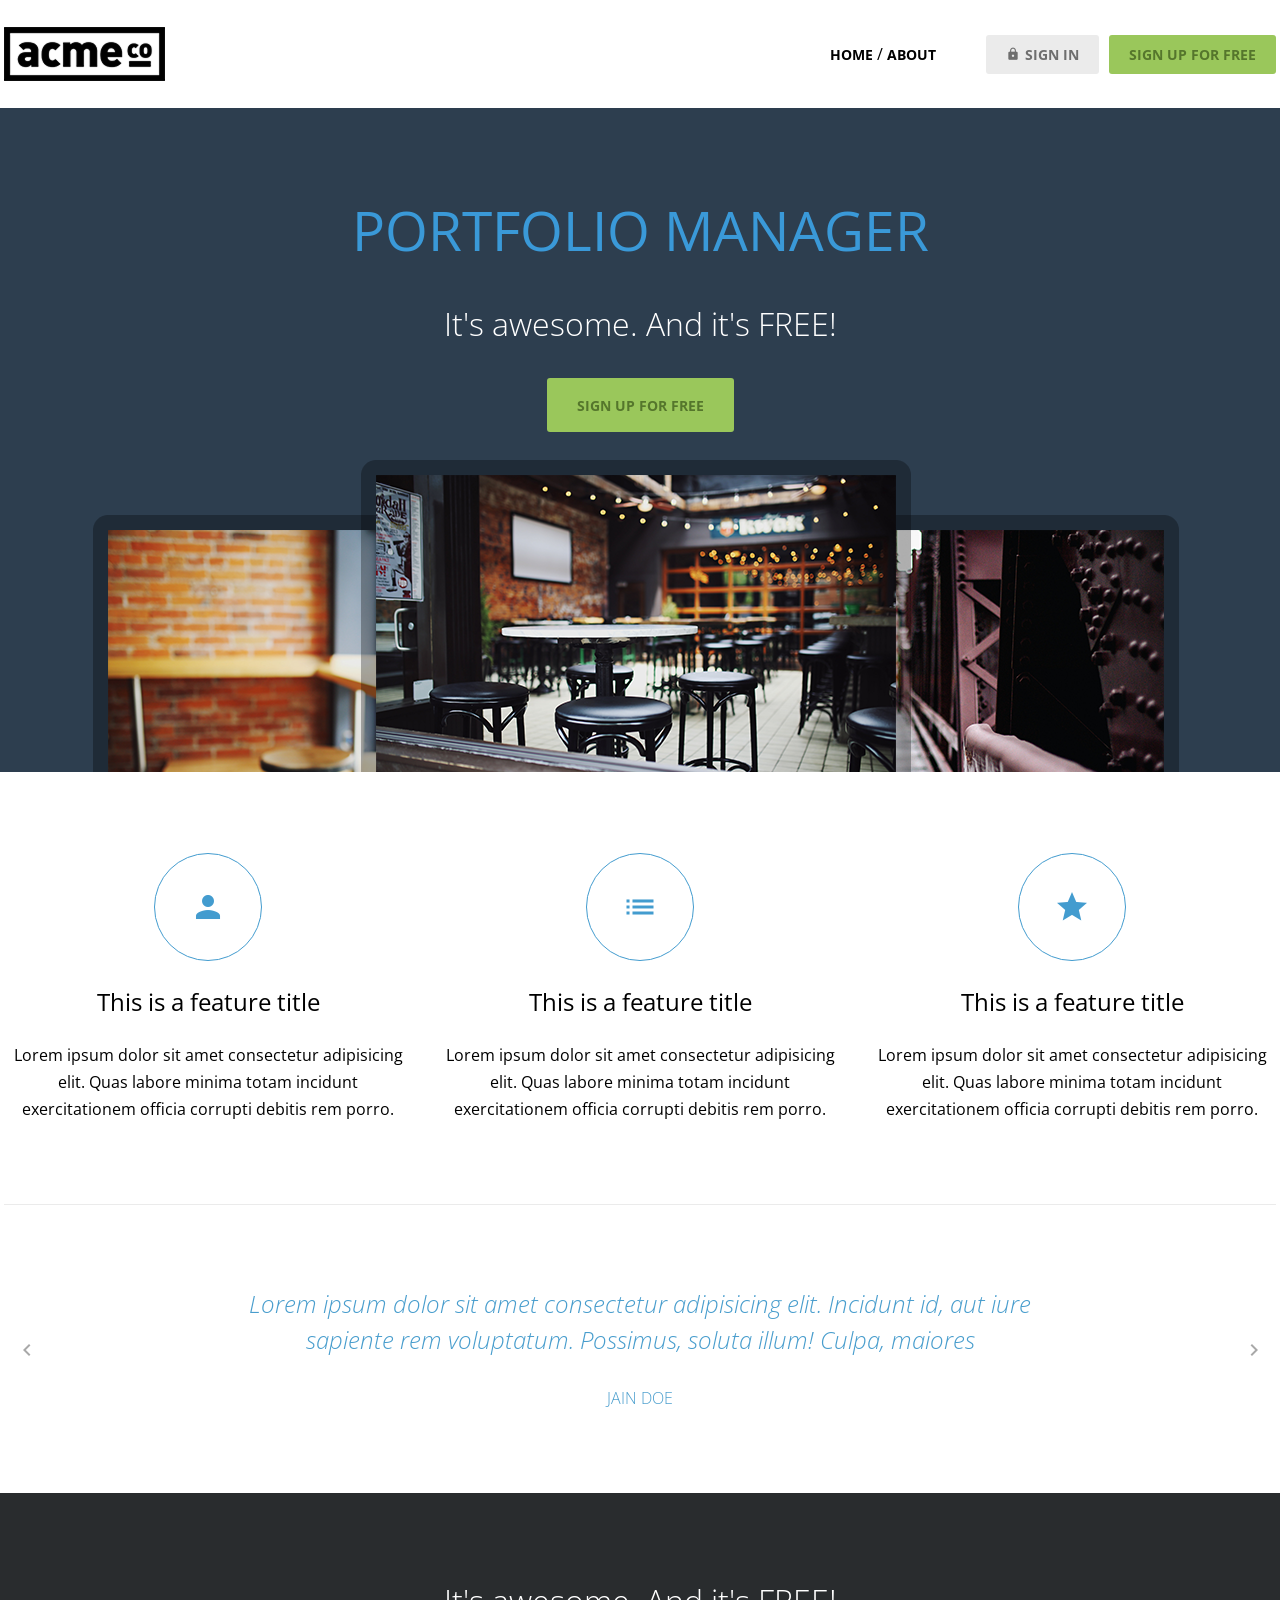
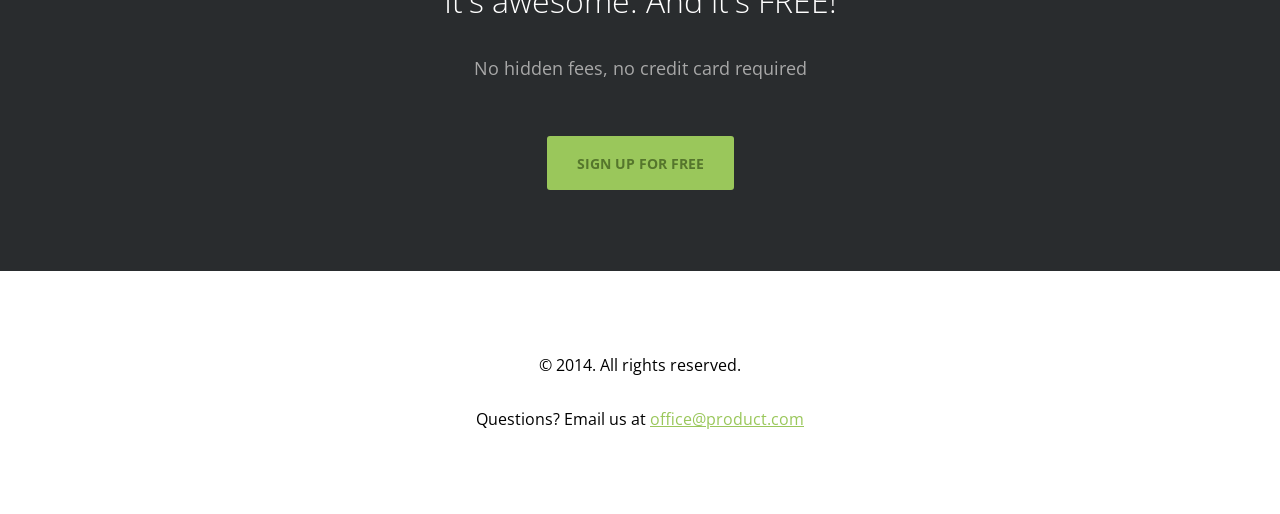
<file: index.html>
<!doctype html>
<html lang="en">
  <head>
    <meta charset="UTF-8" />
    <meta name="viewport" content="width=device-width, initial-scale=1.0" />
    <title>ACME</title>
    <link rel="preconnect" href="https://fonts.googleapis.com" />
    <link rel="preconnect" href="https://fonts.gstatic.com" crossorigin />
    <link
      href="https://fonts.googleapis.com/css2?family=Open+Sans:ital,wght@0,300..800;1,300..800&display=swap"
      rel="stylesheet"
    />
    <link
      href="https://fonts.googleapis.com/icon?family=Material+Icons"
      rel="stylesheet"
    />
    <link rel="stylesheet" href="css/common.css" />
    <link rel="stylesheet" href="css/index.css" />
  </head>

  <body>
    <header>
      <div class="container d-flex justify-content-between align-items-center">
        <h1 class="logo">
          <a href="index.html">
            <img src="images/logo.png" alt="acme logo" />
            <span class="hidden">ACME</span>
          </a>
        </h1>
        <nav>
          <ul class="d-flex align-items-center">
            <!-- <li>
            <a href="">home</a>/<a href="">about</a>
          </li> -->

            <li>
              <a href="index.html" class="text-nav">home</a>
              /
              <a href="about.html" class="text-nav">about</a>
            </li>
            <li>
              <a href="signin.html" class="btn btn-secondary"
                ><span class="material-icons">lock</span>sign in</a
              >
            </li>
            <li>
              <a href="signup.html" class="btn btn-primary">sign up for free</a>
            </li>
          </ul>
        </nav>
      </div>
    </header>
    <main>
      <section class="hero inner-top-pd">
        <div class="container d-flex flex-column align-items-center g-1">
          <h2 class="text-heading-xl">Portfolio Manager</h2>
          <h3 class="text-body-l">It's awesome. And it's FREE!</h3>
          <a href="#" class="btn btn-primary big">sign up for free</a>
          <img src="images/hero_Image.png" alt="" />
        </div>
      </section>
      <section class="features container inner-pd">
        <h2 class="hidden">Features</h2>
        <ul class="d-flex justify-content-between">
          <li>
            <div class="icon">
              <span class="material-icons">person</span>
            </div>
            <h3 class="text-heading-s">This is a feature title</h3>
            <p>
              Lorem ipsum dolor sit amet consectetur adipisicing elit. Quas
              labore minima totam incidunt exercitationem officia corrupti
              debitis rem porro.
            </p>
          </li>
          <li>
            <div class="icon">
              <span class="material-icons">list</span>
            </div>
            <h3 class="text-heading-s">This is a feature title</h3>
            <p>
              Lorem ipsum dolor sit amet consectetur adipisicing elit. Quas
              labore minima totam incidunt exercitationem officia corrupti
              debitis rem porro.
            </p>
          </li>
          <li>
            <div class="icon">
              <span class="material-icons">star</span>
            </div>
            <h3 class="text-heading-s">This is a feature title</h3>
            <p>
              Lorem ipsum dolor sit amet consectetur adipisicing elit. Quas
              labore minima totam incidunt exercitationem officia corrupti
              debitis rem porro.
            </p>
          </li>
        </ul>
      </section>
      <hr class="container" />
      <section class="testimonial slidewrapper container inner-pd">
        <h2 class="hidden">testimonial</h2>
        <ul class="slidecontainer">
          <li>
            <blockquote>
              Lorem ipsum dolor sit amet consectetur adipisicing elit. Incidunt
              id, aut iure sapiente rem voluptatum. Possimus, soluta illum!
              Culpa, maiores
            </blockquote>
            <small>john doe</small>
          </li>
          <li>
            <blockquote>
              Lorem ipsum dolor sit amet consectetur adipisicing elit. Incidunt
              id, aut iure sapiente rem voluptatum. Possimus, soluta illum!
              Culpa, maiores
            </blockquote>
            <small>jain doe</small>
          </li>
          <li>
            <blockquote>
              Lorem ipsum dolor sit amet consectetur adipisicing elit. Incidunt
              id, aut iure sapiente rem voluptatum. Possimus, soluta illum!
              Culpa, maiores
            </blockquote>
            <small>tomas</small>
          </li>
        </ul>
        <button type="button" class="button prev">
          <span class="material-icons">chevron_left</span>
        </button>
        <button type="button" class="button next">
          <span class="material-icons">chevron_right</span>
        </button>
      </section>
      <section class="cta inner-pd d-flex flex-column align-items-center g-2">
        <div class="content d-flex flex-column g-1">
          <h3 class="text-body-l">It's awesome. And it's FREE!</h3>
          <p class="text-body-m-plus">
            No hidden fees, no credit card required
          </p>
        </div>
        <a href="#" class="btn btn-primary big">sign up for free</a>
      </section>
    </main>
    <footer class="inner-pd content d-flex flex-column g-1 align-items-center">
      <p>&copy; 2014. All rights reserved.</p>
      <p>
        Questions? Email us at
        <a href="#" class="text-link">office@product.com</a>
      </p>
    </footer>
  </body>
</html>
</file>
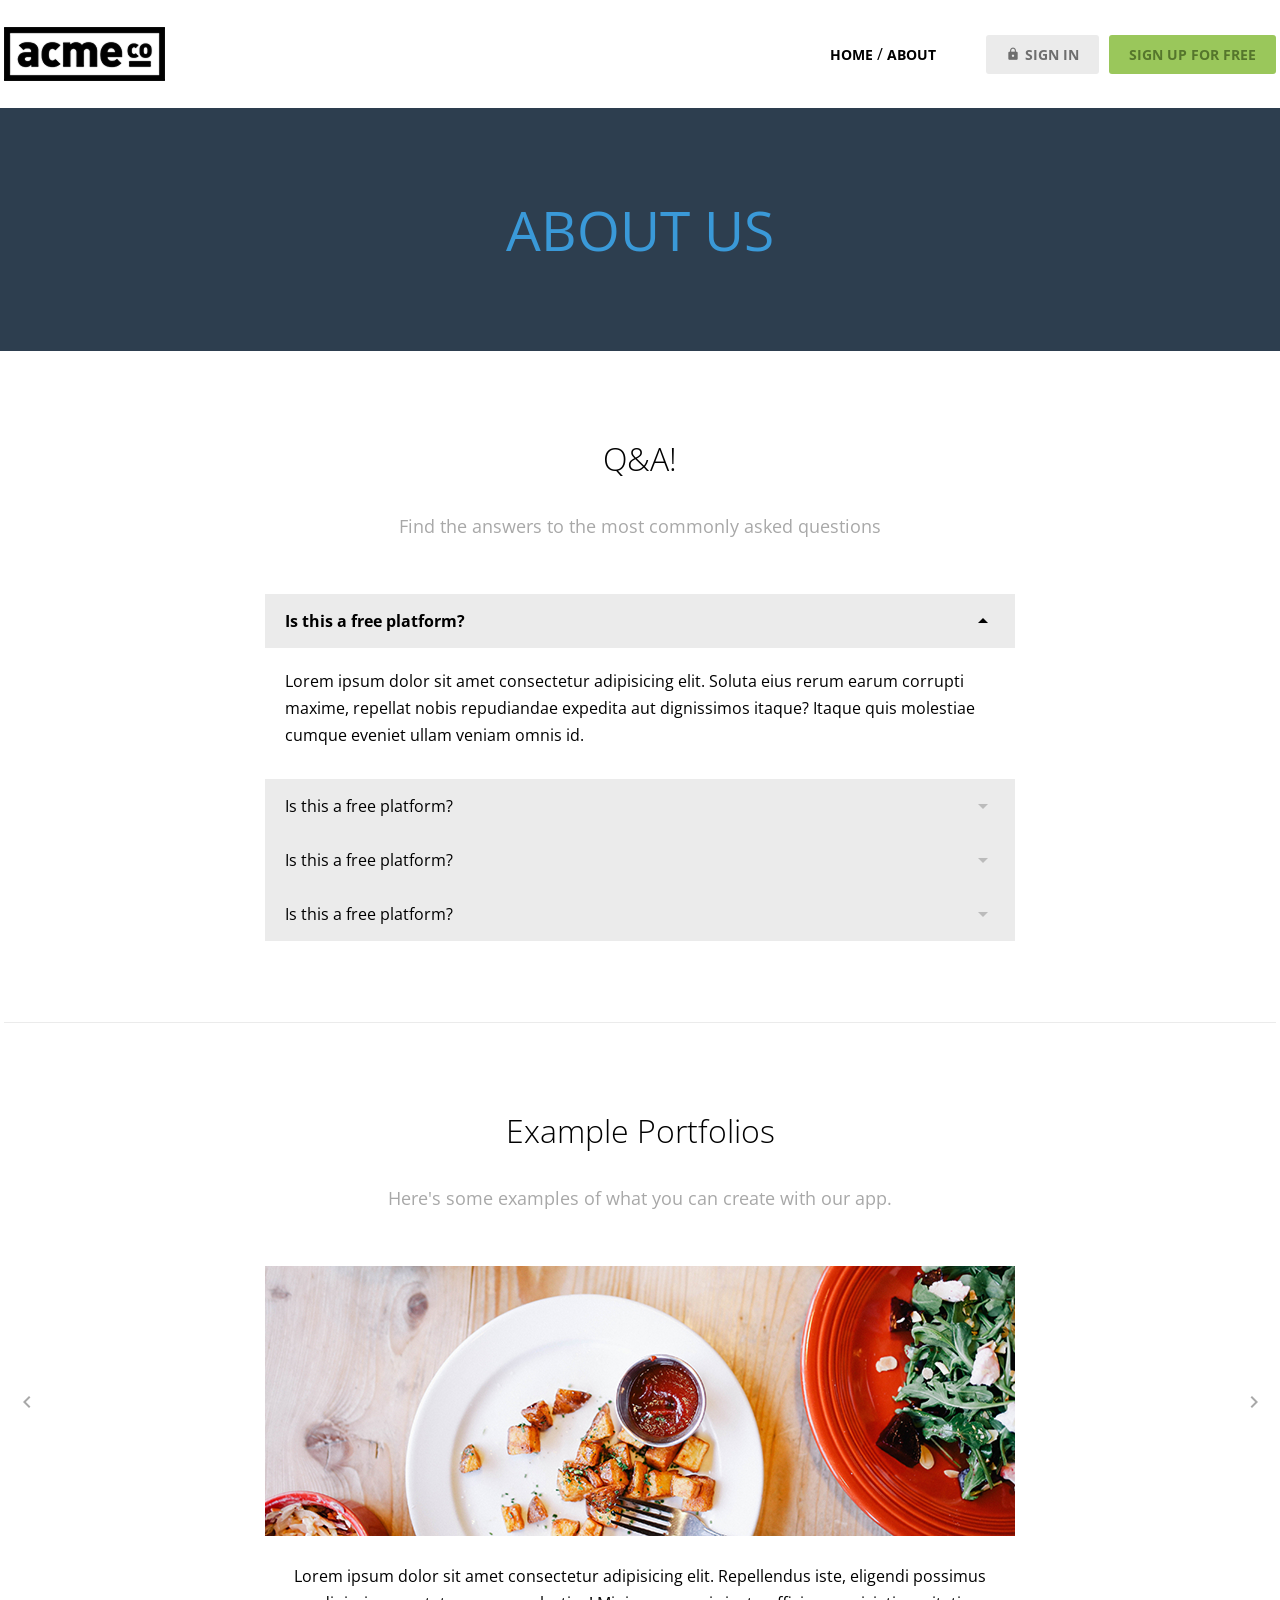
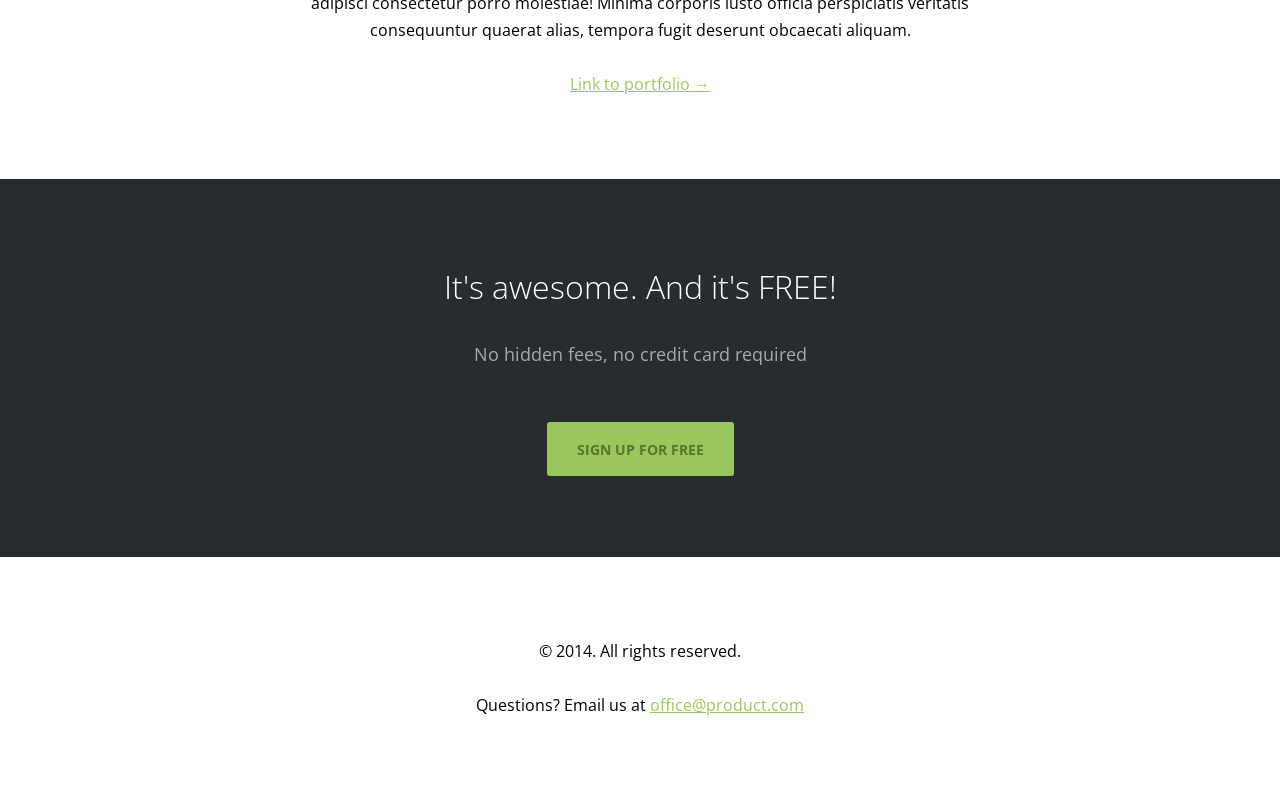
<file: about.html>
<!doctype html>
<html lang="en">
  <head>
    <meta charset="UTF-8" />
    <meta name="viewport" content="width=device-width, initial-scale=1.0" />
    <title>About - ACME</title>
    <link rel="preconnect" href="https://fonts.googleapis.com" />
    <link rel="preconnect" href="https://fonts.gstatic.com" crossorigin />
    <link
      href="https://fonts.googleapis.com/css2?family=Open+Sans:ital,wght@0,300..800;1,300..800&display=swap"
      rel="stylesheet"
    />
    <link
      href="https://fonts.googleapis.com/icon?family=Material+Icons"
      rel="stylesheet"
    />
    <link rel="stylesheet" href="css/common.css" />
    <link rel="stylesheet" href="css/about.css" />
  </head>

  <body>
    <header>
      <div class="container d-flex justify-content-between align-items-center">
        <h1 class="logo">
          <a href="index.html">
            <img src="images/logo.png" alt="acme logo" />
            <span class="hidden">ACME</span>
          </a>
        </h1>
        <nav>
          <ul class="d-flex align-items-center">
            <!-- <li>
            <a href="">home</a>/<a href="">about</a>
          </li> -->

            <li>
              <a href="index.html" class="text-nav">home</a>
              /
              <a href="about.html" class="text-nav">about</a>
            </li>
            <li>
              <a href="signin.html" class="btn btn-secondary"
                ><span class="material-icons">lock</span>sign in</a
              >
            </li>
            <li>
              <a href="signup.html" class="btn btn-primary">sign up for free</a>
            </li>
          </ul>
        </nav>
      </div>
    </header>
    <main>
      <section class="hero inner-pd">
        <div class="container">
          <h2 class="text-heading-xl text-center">about us</h2>
        </div>
      </section>
      <section class="qna container inner-pd">
        <div class="header d-flex flex-column g-1">
          <h3 class="text-body-l">Q&amp;A!</h3>
          <p class="text-body-m-plus">
            Find the answers to the most commonly asked questions
          </p>
        </div>
        <ul class="qnalist">
          <li class="active">
            <h4 class="question">
              Is this a free platform?
              <span class="material-icons">arrow_drop_down</span>
            </h4>
            <div class="answer">
              <p>
                Lorem ipsum dolor sit amet consectetur adipisicing elit. Soluta
                eius rerum earum corrupti maxime, repellat nobis repudiandae
                expedita aut dignissimos itaque? Itaque quis molestiae cumque
                eveniet ullam veniam omnis id.
              </p>
            </div>
          </li>
          <li>
            <h4 class="question">
              Is this a free platform?
              <span class="material-icons">arrow_drop_down</span>
            </h4>
            <div class="answer">
              <p>
                Lorem ipsum dolor sit amet consectetur adipisicing elit. Soluta
                eius rerum earum corrupti maxime, repellat nobis repudiandae
                expedita aut dignissimos itaque? Itaque quis molestiae cumque
                eveniet ullam veniam omnis id.
              </p>
            </div>
          </li>
          <li>
            <h4 class="question">
              Is this a free platform?
              <span class="material-icons">arrow_drop_down</span>
            </h4>
            <div class="answer">
              <p>
                Lorem ipsum dolor sit amet consectetur adipisicing elit. Soluta
                eius rerum earum corrupti maxime, repellat nobis repudiandae
                expedita aut dignissimos itaque? Itaque quis molestiae cumque
                eveniet ullam veniam omnis id.
              </p>
            </div>
          </li>
          <li>
            <h4 class="question">
              Is this a free platform?
              <span class="material-icons">arrow_drop_down</span>
            </h4>
            <div class="answer">
              <p>
                Lorem ipsum dolor sit amet consectetur adipisicing elit. Soluta
                eius rerum earum corrupti maxime, repellat nobis repudiandae
                expedita aut dignissimos itaque? Itaque quis molestiae cumque
                eveniet ullam veniam omnis id.
              </p>
            </div>
          </li>
        </ul>
      </section>
      <hr class="container" />
      <section class="portfolio slidewrapper container inner-pd">
        <div class="header d-flex flex-column g-1">
          <h3 class="text-body-l">Example Portfolios</h3>
          <p class="text-body-m-plus">
            Here's some examples of what you can create with our app.
          </p>
        </div>
        <ul class="slidecontainer">
          <li>
            <img src="images/portfolio_01.jpg" alt="portfolio_01" />
            <p>
              Lorem ipsum dolor sit amet consectetur adipisicing elit.
              Repellendus iste, eligendi possimus adipisci consectetur porro
              molestiae! Minima corporis iusto officia perspiciatis veritatis
              consequuntur quaerat alias, tempora fugit deserunt obcaecati
              aliquam.
            </p>
            <a href="" class="text-link">Link to portfolio &rarr;</a>
          </li>
          <li>
            <img src="images/portfolio_01.jpg" alt="portfolio_01" />
            <p>
              Lorem ipsum dolor sit amet consectetur adipisicing elit.
              Repellendus iste, eligendi possimus adipisci consectetur porro
              molestiae! Minima corporis iusto officia perspiciatis veritatis
              consequuntur quaerat alias, tempora fugit deserunt obcaecati
              aliquam.
            </p>
            <a href="" class="text-link">Link to portfolio &rarr;</a>
          </li>
          <li>
            <img src="images/portfolio_01.jpg" alt="portfolio_01" />
            <p>
              Lorem ipsum dolor sit amet consectetur adipisicing elit.
              Repellendus iste, eligendi possimus adipisci consectetur porro
              molestiae! Minima corporis iusto officia perspiciatis veritatis
              consequuntur quaerat alias, tempora fugit deserunt obcaecati
              aliquam.
            </p>
            <a href="" class="text-link">Link to portfolio &rarr;</a>
          </li>
        </ul>
        <button type="button" class="button prev">
          <span class="material-icons">chevron_left</span>
        </button>
        <button type="button" class="button next">
          <span class="material-icons">chevron_right</span>
        </button>
      </section>
      <section class="cta inner-pd d-flex flex-column align-items-center g-2">
        <div class="content d-flex flex-column g-1">
          <h3 class="text-body-l">It's awesome. And it's FREE!</h3>
          <p class="text-body-m-plus">
            No hidden fees, no credit card required
          </p>
        </div>
        <a href="#" class="btn btn-primary big">sign up for free</a>
      </section>
    </main>
    <footer class="inner-pd content d-flex flex-column g-1 align-items-center">
      <p>&copy; 2014. All rights reserved.</p>
      <p>
        Questions? Email us at
        <a href="#" class="text-link">office@product.com</a>
      </p>
    </footer>
  </body>
</html>
</file>
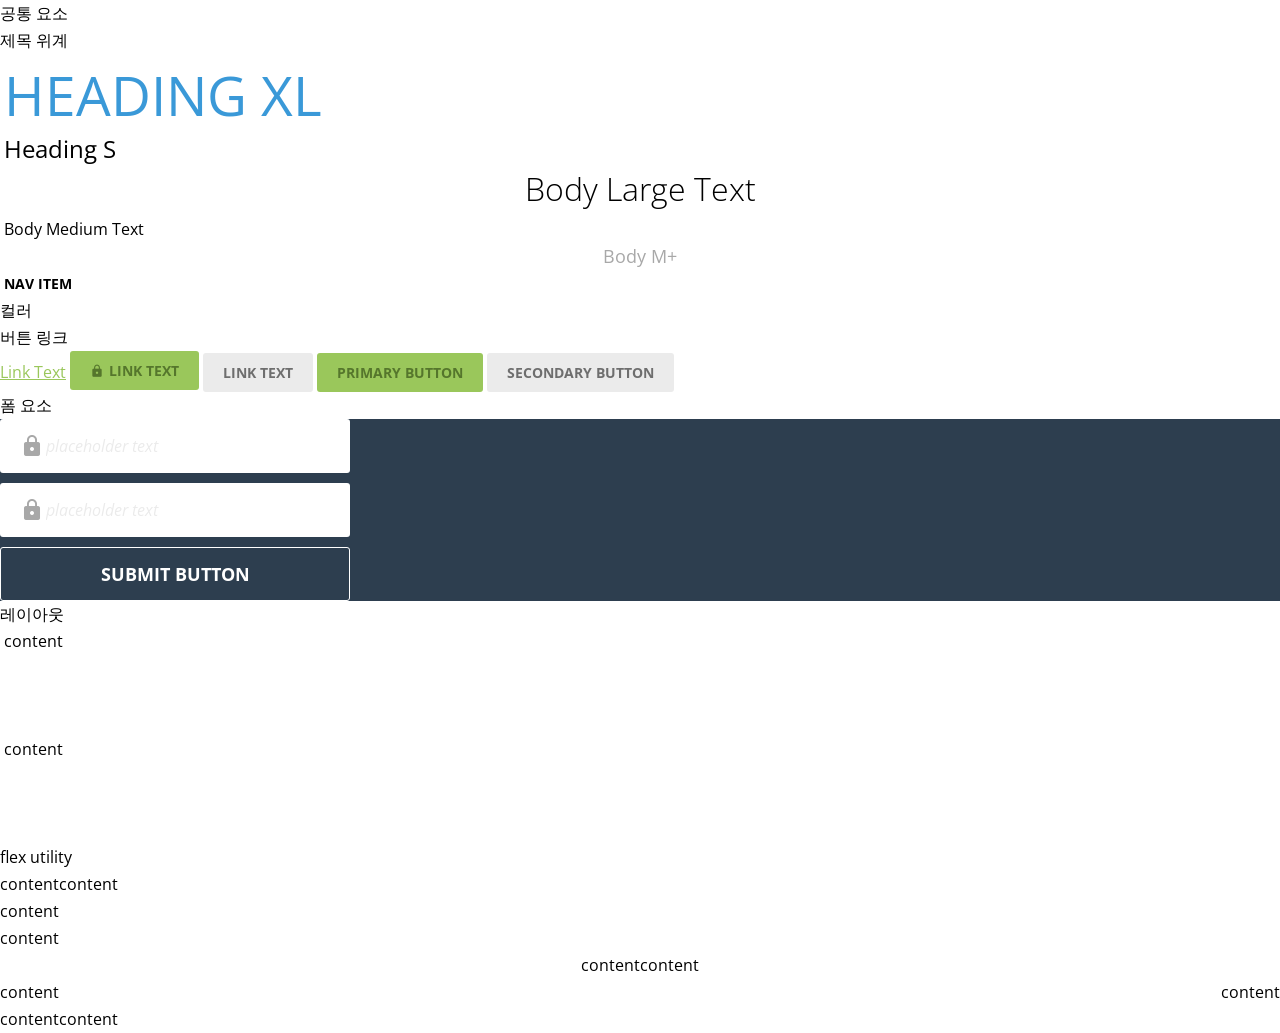
<file: common.html>
<!DOCTYPE html>
<html lang="en">

<head>
  <meta charset="UTF-8">
  <meta name="viewport" content="width=device-width, initial-scale=1.0">
  <title>ACME</title>
  <link rel="preconnect" href="https://fonts.googleapis.com">
  <link rel="preconnect" href="https://fonts.gstatic.com" crossorigin>
  <link href="https://fonts.googleapis.com/css2?family=Open+Sans:ital,wght@0,300..800;1,300..800&display=swap"
    rel="stylesheet">
  <link href="https://fonts.googleapis.com/icon?family=Material+Icons" rel="stylesheet">
  <link rel="stylesheet" href="css/common.css">
</head>

<body>
  <h1>공통 요소</h1>
  <h2>제목 위계</h2>
  <!-- Typography System -->
  <div class="container">
    <!-- Heading -->
    <h1 class="text-heading-xl">Heading XL</h1>
    <h2 class="text-heading-s">Heading S</h2>

    <!-- Body -->
    <p class="text-body-l">Body Large Text</p>
    <p class="text-body-m">Body Medium Text</p>
    <p class="text-body-m-plus">Body M+</p>

    <!-- Navigation -->
    <nav>
      <ul>
        <li><a href="#" class="text-nav">Nav Item</a></li>
      </ul>
    </nav>
  </div>

  <h2>컬러</h2>
  <h2>버튼 링크</h2>

  <!-- Link -->
  <a href="#" class="text-link">Link Text</a>
  <a href="#" class="btn btn-primary"><span class="material-icons">lock</span>Link Text</a>
  <a href="#" class="btn btn-secondary">Link Text</a>

  <!-- Button -->
  <button class="btn btn-primary">Primary Button</button>
  <button class="btn btn-secondary">Secondary Button</button>

  <h2>폼 요소</h2>
  <div class="hero">
    <form action="">
      <div class="field">
        <label for="useremail">
          <span class="material-icons">lock</span>
        </label>
        <input type="text" id="useremail" placeholder="placeholder text">
      </div>
      <div class="field">
        <label for="useremail">
          <span class="material-icons">lock</span>
        </label>
        <input type="text" id="useremail" placeholder="placeholder text">
      </div>
      <button type="submit">Submit button</button>
    </form>
  </div>
  <h2>레이아웃</h2>
  <div class="container">
    content
  </div>
  <div class="container inner-pd">
    content
  </div>
  <h3>flex utility</h3>
  <div class="d-flex">
    <div>content</div>
    <div>content</div>
  </div>
  <div class="d-flex flex-column">
    <div>content</div>
    <div>content</div>
  </div>
  <div class="d-flex justify-content-center">
    <div>content</div>
    <div>content</div>
  </div>
  <div class="d-flex justify-content-between">
    <div>content</div>
    <div>content</div>
  </div>
  <div class="d-flex align-items-center">
    <div>content</div>
    <div>content</div>
  </div>
</body>

</html>
</file>
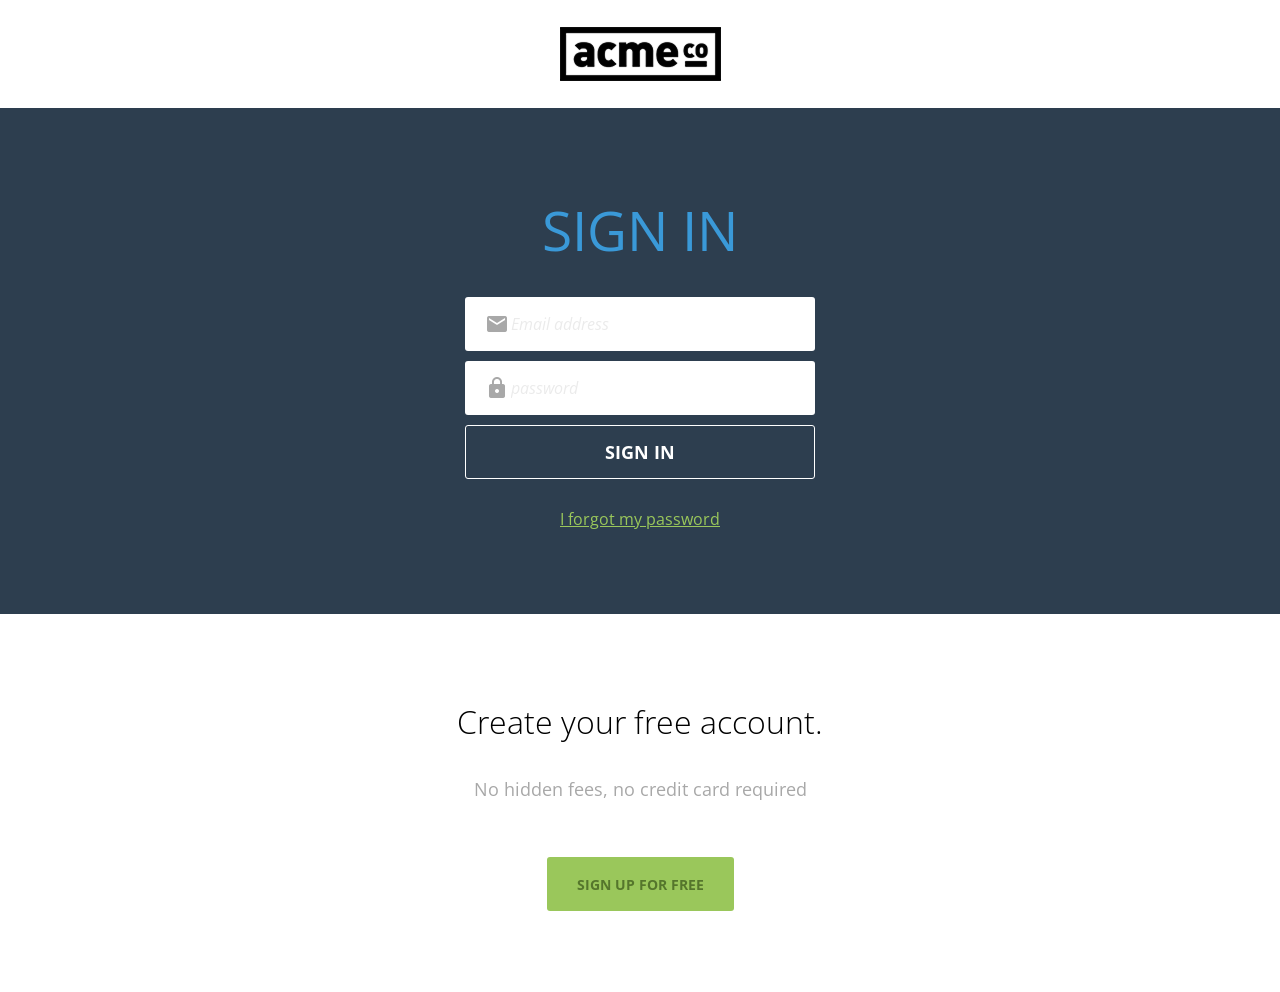
<file: signin.html>
<!doctype html>
<html lang="en">
  <head>
    <meta charset="UTF-8" />
    <meta name="viewport" content="width=device-width, initial-scale=1.0" />
    <title>Signin - ACME</title>
    <link rel="preconnect" href="https://fonts.googleapis.com" />
    <link rel="preconnect" href="https://fonts.gstatic.com" crossorigin />
    <link
      href="https://fonts.googleapis.com/css2?family=Open+Sans:ital,wght@0,300..800;1,300..800&display=swap"
      rel="stylesheet"
    />
    <link
      href="https://fonts.googleapis.com/icon?family=Material+Icons"
      rel="stylesheet"
    />
    <link rel="stylesheet" href="css/common.css" />
    <link rel="stylesheet" href="css/sign.css" />
  </head>

  <body>
    <header>
      <div class="container d-flex justify-content-center align-items-center">
        <h1 class="logo">
          <a href="index.html">
            <img src="images/logo.png" alt="acme logo" />
            <span class="hidden">ACME</span>
          </a>
        </h1>
      </div>
    </header>
    <main>
      <section class="hero inner-pd">
        <div class="container d-flex flex-column align-items-center g-1">
          <h2 class="text-heading-xl">Sign in</h2>
          <form action="">
            <div class="field">
              <label for="useremail">
                <span class="material-icons">email</span>
              </label>
              <input type="text" id="useremail" placeholder="Email address" />
            </div>
            <div class="field">
              <label for="useremail">
                <span class="material-icons">lock</span>
              </label>
              <input type="text" id="useremail" placeholder="password" />
            </div>
            <button type="submit">Sign in</button>
          </form>
          <a href="" class="text-link">I forgot my password</a>
        </div>
      </section>
    </main>
    <footer class="inner-pd d-flex flex-column align-items-center g-2">
      <div class="content d-flex flex-column g-1">
        <h3 class="text-body-l">Create your free account.</h3>
        <p class="text-body-m-plus">No hidden fees, no credit card required</p>
      </div>
      <a href="#" class="btn btn-primary big">sign up for free</a>
    </footer>
  </body>
</html>
</file>
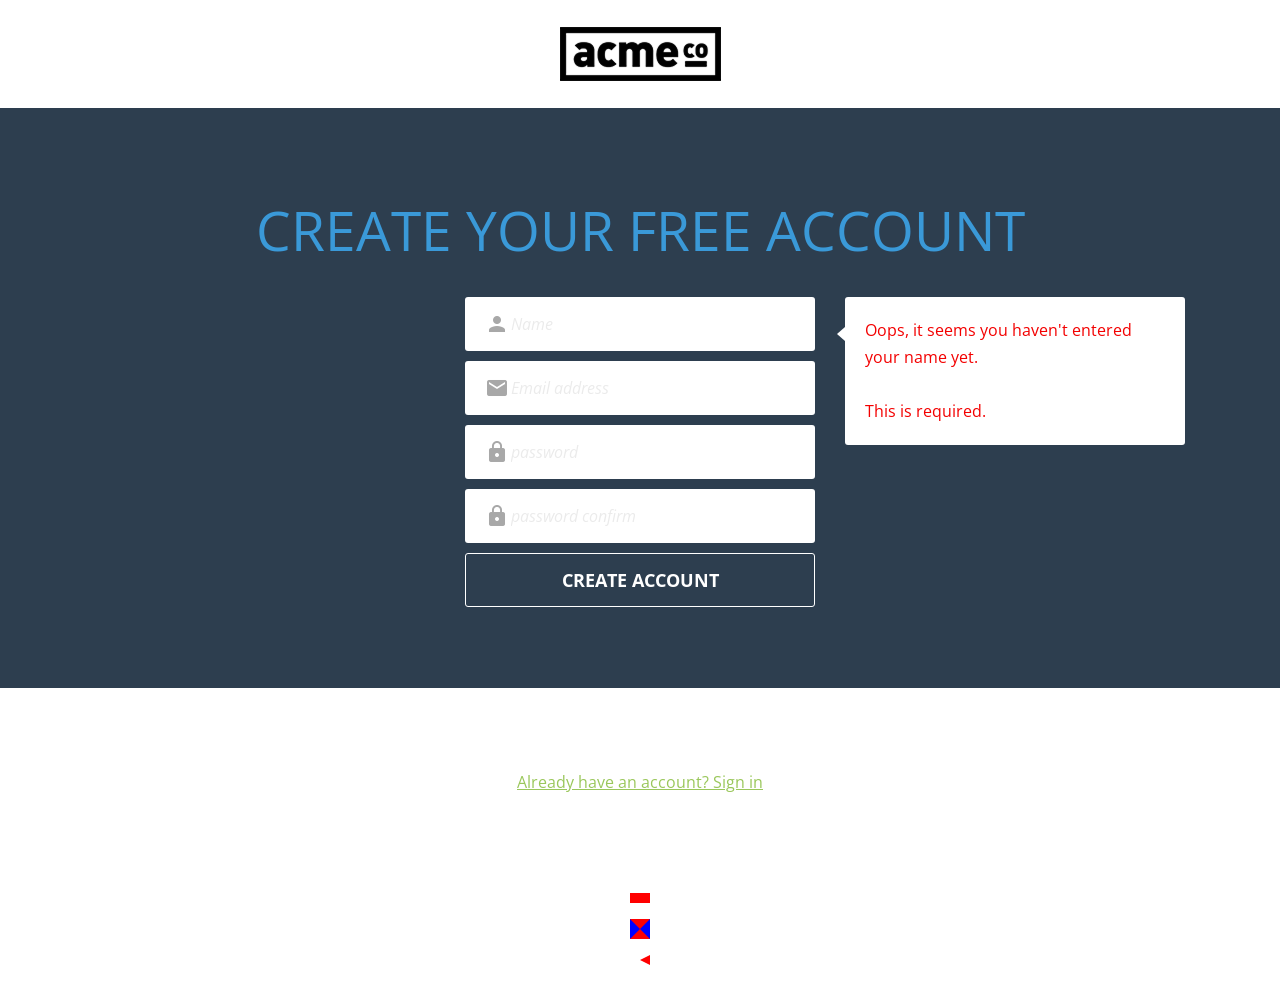
<file: signup.html>
<!doctype html>
<html lang="en">
  <head>
    <meta charset="UTF-8" />
    <meta name="viewport" content="width=device-width, initial-scale=1.0" />
    <title>Signup - ACME</title>
    <link rel="preconnect" href="https://fonts.googleapis.com" />
    <link rel="preconnect" href="https://fonts.gstatic.com" crossorigin />
    <link
      href="https://fonts.googleapis.com/css2?family=Open+Sans:ital,wght@0,300..800;1,300..800&display=swap"
      rel="stylesheet"
    />
    <link
      href="https://fonts.googleapis.com/icon?family=Material+Icons"
      rel="stylesheet"
    />
    <link rel="stylesheet" href="css/common.css" />
    <link rel="stylesheet" href="css/sign.css" />
  </head>

  <body>
    <header>
      <div class="container d-flex justify-content-center align-items-center">
        <h1 class="logo">
          <a href="index.html">
            <img src="images/logo.png" alt="acme logo" />
            <span class="hidden">ACME</span>
          </a>
        </h1>
      </div>
    </header>
    <main>
      <section class="hero inner-pd">
        <div class="container d-flex flex-column align-items-center g-1">
          <h2 class="text-heading-xl">create your free account</h2>
          <form action="">
            <div class="field">
              <label for="useremail">
                <span class="material-icons">person</span>
              </label>
              <input type="text" id="useremail" placeholder="Name" />
            </div>
            <div class="field">
              <label for="useremail">
                <span class="material-icons">email</span>
              </label>
              <input type="text" id="useremail" placeholder="Email address" />
            </div>
            <div class="field">
              <label for="userpw">
                <span class="material-icons">lock</span>
              </label>
              <input type="text" id="userpw" placeholder="password" />
            </div>
            <div class="field">
              <label for="userpwcf">
                <span class="material-icons">lock</span>
              </label>
              <input type="text" id="userpwcf" placeholder="password confirm" />
            </div>
            <button type="submit">create Account</button>
            <div class="feedback">
              <p>Oops, it seems you haven't entered your name yet.</p>
              <p>This is required.</p>
            </div>
          </form>
          <!-- <a href="" class="text-link">I forgot my password</a> -->
        </div>
      </section>
    </main>
    <footer class="inner-pd text-center">
      <a href="#" class="text-link">Already have an account? Sign in</a>
    </footer>
    <div class="box box1"></div>
    <div class="box box2"></div>
    <div class="box box3"></div>
  </body>
</html>
</file>
<file: css/index.css>
.hero h3 {
  color: var(--white);
}

.features ul {
  gap: 24px;
  text-align: center;
}

.features ul li {
  display: flex;
  flex-direction: column;
  gap: var(--base-unit);
  align-items: center;
}

.features .icon {
  width: calc(var(--base-unit) * 4);
  height: calc(var(--base-unit) * 4);
  display: flex;
  justify-content: center;
  align-items: center;
  border: 1px solid var(--medium-blue);
  border-radius: 50%;
  box-sizing: border-box;
  color: var(--medium-blue);
}

.features .icon span {
  font-size: 36px;
}
/* .testimonial li {
  font-weight: 300;

}

.testimonial blockquote {
  width: 840px;
  font-weight: 300;
  font-style: italic;
  font-size: 24px;
  line-height: 36px;
  color: var(--light-blue);
  text-align: center;
}
 */
.testimonial li {
  font-weight: 300;
  color: var(--light-blue);
  text-align: center;
}
.testimonial blockquote {
  width: 840px;
  font-style: italic;
  font-size: 24px;
  line-height: 36px;
}
.testimonial small {
  font-weight: 300;
  text-transform: uppercase;
}
</file>
<file: css/about.css>
.qnalist {
  width: 750px;
  margin: 0 auto;
}

.qnalist li.active .question span {
  opacity: 1;
  transform: rotate(180deg);
}

.qnalist .question {
  height: calc(var(--base-unit) * 2);
  padding: 0 20px;
  display: flex;
  justify-content: space-between;
  align-items: center;
  background-color: var(--super--light--gray);
}

.qnalist .question span {
  opacity: 0.2;
  color: #000;
  transition: 0.35s;
}

.qnalist .answer {
  display: flex;
  height: 0;
  padding: 0 20px;
  flex-direction: column;
  gap: 27px;
  overflow: hidden;
  transition: 0.35s;
}
.qnalist li.active .question {
  font-weight: bold;
}

.qnalist li.active .answer {
  height: auto;
  padding: 20px 20px 30px;
}
</file>
<file: css/sign.css>
.hero form {
  position: relative;
}
/* .field {
  position: relative;
} */

.feedback {
  width: 300px;
  padding: 20px;
  color: #f30000;
  border-radius: 3px;
  background: var(--white);
  position: absolute;
  left: calc(100% + 30px);
  top: 0;
  display: flex;
  flex-direction: column;
  gap: var(--base-unit);
}
.box {
  width: 0;
  height: 0;
  border-width: 5px 10px;
  border-style: solid;
  margin: 1rem auto;
}

.box1 {
  /* border: 10px solid red; */
  border-color: red;
}

.box2 {
  border-width: 10px;
  border-color: red blue;
}

.box3 {
  border-color: transparent red transparent transparent;
}

/* .feedback::after {
  position: absolute;
  content:'';
  top: 20%;
  left:-20px;
  transform: translateY(-50%);

  border-width: 5px 10px;
  border-style: solid;
  border-color: transparent #fff transparent transparent;
} */
.feedback::after {
  position: absolute;
  content: "";
  width: 0;
  height: 0;
  border-width: 7px 8px;
  border-style: solid;
  border-color: transparent #fff transparent transparent;
  top: 30px;
  right: 100%;
}
</file>
<file: css/common.css>
@import url("normalize.css");
@import url("reset.css");
@import url("flex-utility.css");

:root {
  /* Layout */
  --base-unit: 27px;
  --base-font: 16px;
  /* Color styles */
  --black: rgba(44, 44, 44, 1);
  --light--gray: rgba(168, 168, 168, 1);
  --medium--gray: rgba(110, 110, 110, 1);
  --super--light--gray: rgba(235, 235, 235, 1);
  --primary: rgba(154, 199, 91, 1);
  --secondary: rgba(85, 118, 44, 1);
  --white: rgba(255, 255, 255, 1);
  --hero: rgba(45, 62, 79, 1);
  --hero--title: rgba(58, 153, 216, 1);
  --medium-blue: rgba(67, 156, 207, 1);
  --light-blue: rgba(72, 157, 205, 1);
  --c-t-a: rgba(41, 44, 46, 1);

  /* Text-size styles */
  --heading--x-l: calc(var(--base-font) * 3.4375);
  --body--l: calc(var(--base-font) * 2);
  --heading--s: calc(var(--base-font) * 1.5);
  --body--m: var(--base-font);
  --nav--item: calc(var(--base-font) * 0.875);
  --body--m-plus: calc(var(--base-font) * 1.125);
  --link: var(--base-font);
  --button---secondary: calc(var(--base-font) * 0.875);
  --button---primary: calc(var(--base-font) * 0.875);
}

body {
  /* font-family: "Open Sans", sans-serif;
  font-size: var(--base-font);
  line-height: var(--base-unit); */
  font:
    var(--base-font)/var(--base-unit) "Open Sans",
    sans-serif;
}

/* 폰트 위계 */
.text-heading-xl {
  font-size: var(--heading--x-l);
  /* line-height: calc(27 * 3); */
  line-height: calc(var(--base-unit) * 3);
  color: var(--hero--title);
  text-transform: uppercase;
  letter-spacing: 2%;
}

.text-heading-s {
  font-size: var(--heading--s);
  line-height: var(--base-unit);
}

.text-body-l {
  font-size: var(--body--l);
  line-height: calc(var(--base-unit) * 2);
  font-weight: 300;
  text-align: center;
}

.text-body-m {
  font-size: var(--body--m);
  line-height: var(--base-unit);
}

.text-body-m-plus {
  font-size: var(--body--m-plus);
  line-height: var(--base-unit);
  text-align: center;
  color: var(--light--gray);
}

.text-nav {
  font-size: var(--nav--item);
  font-weight: bold;
  text-transform: uppercase;
}

/* 링크 버튼 */
.btn {
  height: 39px;
  background: var(--super--light--gray);
  border-radius: 3px;
  padding: 0 20px;
  display: inline-flex;
  color: var(--medium--gray);
  align-items: center;
  font-size: calc(var(--base-font) * 0.875);
  font-weight: bold;
  gap: 5px;
  text-transform: uppercase;
}

.btn .material-icons {
  font-size: 14px;
}

.btn-primary {
  background: var(--primary);
  color: var(--secondary);
}

.btn.big {
  height: calc(var(--base-unit) * 2);
  padding: 0 30px;
}

/* 폼 요소 */
.hero {
  background: var(--hero);
}

form {
  width: 350px;
  display: flex;
  flex-direction: column;
  gap: 10px;
}

form .field {
  height: calc(var(--base-unit) * 2);
  background: var(--white);
  border-radius: 3px;
  padding: 0 20px;
  display: flex;
  align-items: center;
  color: var(--light--gray);
}

form .field label {
  display: flex;
}

form .field input {
  font-style: italic;
  color: var(--black);
  width: 100%;
  outline: none;
}
form .field:focus-within {
  box-shadow: inset 0 0 5px rgba(72, 0, 255, 0.7);
}

form .field input::placeholder {
  color: var(--super--light--gray);
}

form button {
  height: calc(var(--base-unit) * 2);
  border-radius: 3px;
  display: flex;
  align-items: center;
  justify-content: center;
  color: var(--white);
  font-size: calc(var(--base-font) * 1.125);
  text-transform: uppercase;
  font-weight: bold;
  border: 1px solid var(--white);
}

/* 레이아웃 */
.container {
  width: 1272px;
  margin: 0 auto;
}

.inner-pd {
  padding: calc(var(--base-unit) * 3) 0;
}

.inner-top-pd {
  padding-top: calc(var(--base-unit) * 3);
}

.hidden {
  position: absolute;
  clip-path: inset(50%);
  width: 1px;
  height: 1px;
  overflow: hidden;
}

section .header {
  margin-bottom: calc(var(--base-unit) * 2);
}

hr {
  border: none;
  /* border-top: 1px solid var(--super--light--gray); */
  height: 1px;
  background: var(--super--light--gray);
}

.text-link {
  text-decoration: underline;
  color: var(--primary);
}

/* header */
body > header {
  background: var(--white);
  padding: var(--base-unit) 0;
  box-shadow: 0 4px 5px rgba(0, 0, 0, 0.1);
}

/* h1 span {
  display: inline-block;
  text-indent: -9999em;
  overflow: hidden;
} */

header nav ul {
  gap: 10px;
}

header nav ul li:first-child {
  margin-right: 40px;
}

/* 슬라이드 */
.slidewrapper {
  position: relative;
  overflow: hidden;
}

.slidecontainer {
  width: 300%; /* js 부모 너비 파악, 슬라이드 개수 파악, 너비 계산 지정할 예정 */
  display: flex;
  transition: 0.3s ease-out;
  transform: translateX(-1272px);
}

.slidecontainer li {
  width: 100%;
  display: flex;
  flex-direction: column;
  align-items: center;
  gap: var(--base-unit);
}

.slidecontainer li > p {
  width: 700px;
  text-align: center;
}

/* .slidewrapper button {
  width: 45px;
  height: 45px;
  display: flex;
  justify-content: center;
  align-items: center;
  color: var(--light--gray);
  cursor: pointer;
} */

.slidewrapper button {
  width: 45px;
  height: 45px;
  display: flex;
  justify-content: center;
  align-items: center;
  color: var(--light--gray);
  cursor: pointer;
  position: absolute;
  top: 50%;
  transform: translateY(-50%);
}

.slidewrapper .prev {
  left: 0;
}

.slidewrapper .next {
  right: 0;
}

/* CTA */
.cta {
  background: var(--c-t-a);
}

.cta h3 {
  color: var(--white);
}
</file>
